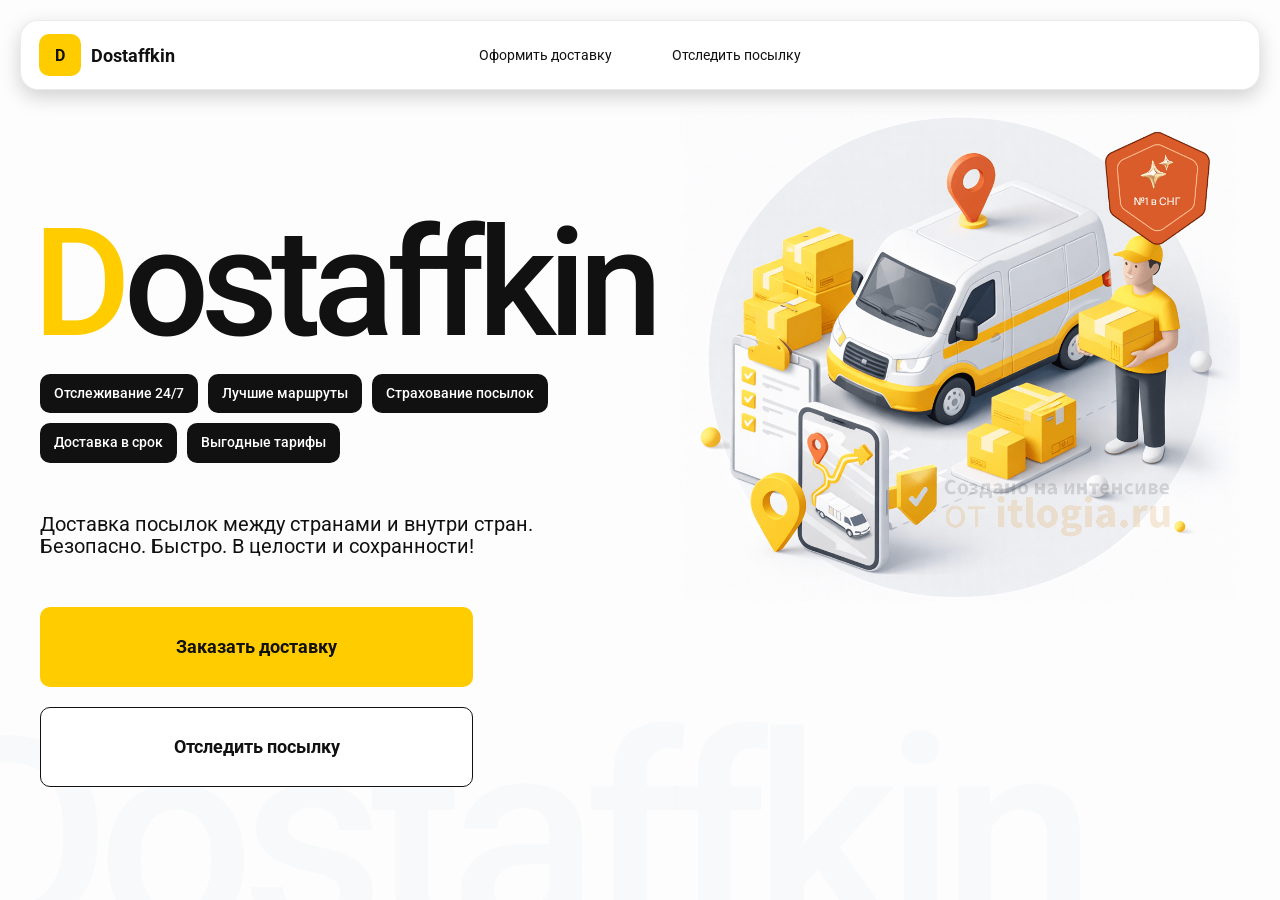
<file: index.html>
<!doctype html>
<html lang="ru">

<head>
  <meta charset="utf-8" />
  <meta name="viewport" content="width=device-width,initial-scale=1,maximum-scale=1,user-scalable=0" />
  <title>Dostaffkin — Доставка посылок между странами и внутри стран. Безопасно. Быстро. В целости и сохранности!
  </title>

  <link href="styles/base.css" rel="stylesheet" />
  <link href="styles/base_adaptive.css" rel="stylesheet" />
  <link href="styles/index.css" rel="stylesheet" />
  <link href="styles/index_adaptive.css" rel="stylesheet" />
</head>

<body>

  <div class="container">
    <header class="header">
      <a class="header-brand" href="#">
        <div class="header-logo">D</div>
        <div class="header-title">Dostaffkin</div>
      </a>
      <nav class="header-menu">
        <a class="header-link" href="./order.html">Оформить <span>доставку</span></a>
        <a class="header-link" href="./track.html">Отследить <span>посылку</span></a>
      </nav>



    </header>
    <main class="main">
    <section class="main-info">
      <div class="main-title">
        <span>D</span>ostaffkin
      </div>
      <div class="main-features">
        <div class="main-feature">Отслеживание 24/7</div>
        <div class="main-feature">Лучшие маршруты</div>
        <div class="main-feature">Страхование посылок</div>
        <div class="main-feature">Доставка в срок</div>
        <div class="main-feature">Выгодные тарифы</div>
      </div>
      <div class="main-description">
        Доставка посылок между странами и внутри стран.
        Безопасно. Быстро. В целости и сохранности!
      </div>
      <div class="main-actions">
        <a class="button" type="button" href="./order.html">Заказать доставку</a>
        <a class="button button-white" type="button" href="./track.html">Отследить посылку</a>
      </div>

    </section>
    <div class="main-title-ghost">Dostaffkin</div>
    <section class="main-image">
      <img src="images/main-image.png" alt="Main image" />
    </section>
    </main>





  </div>

</body>

</html>
</file>
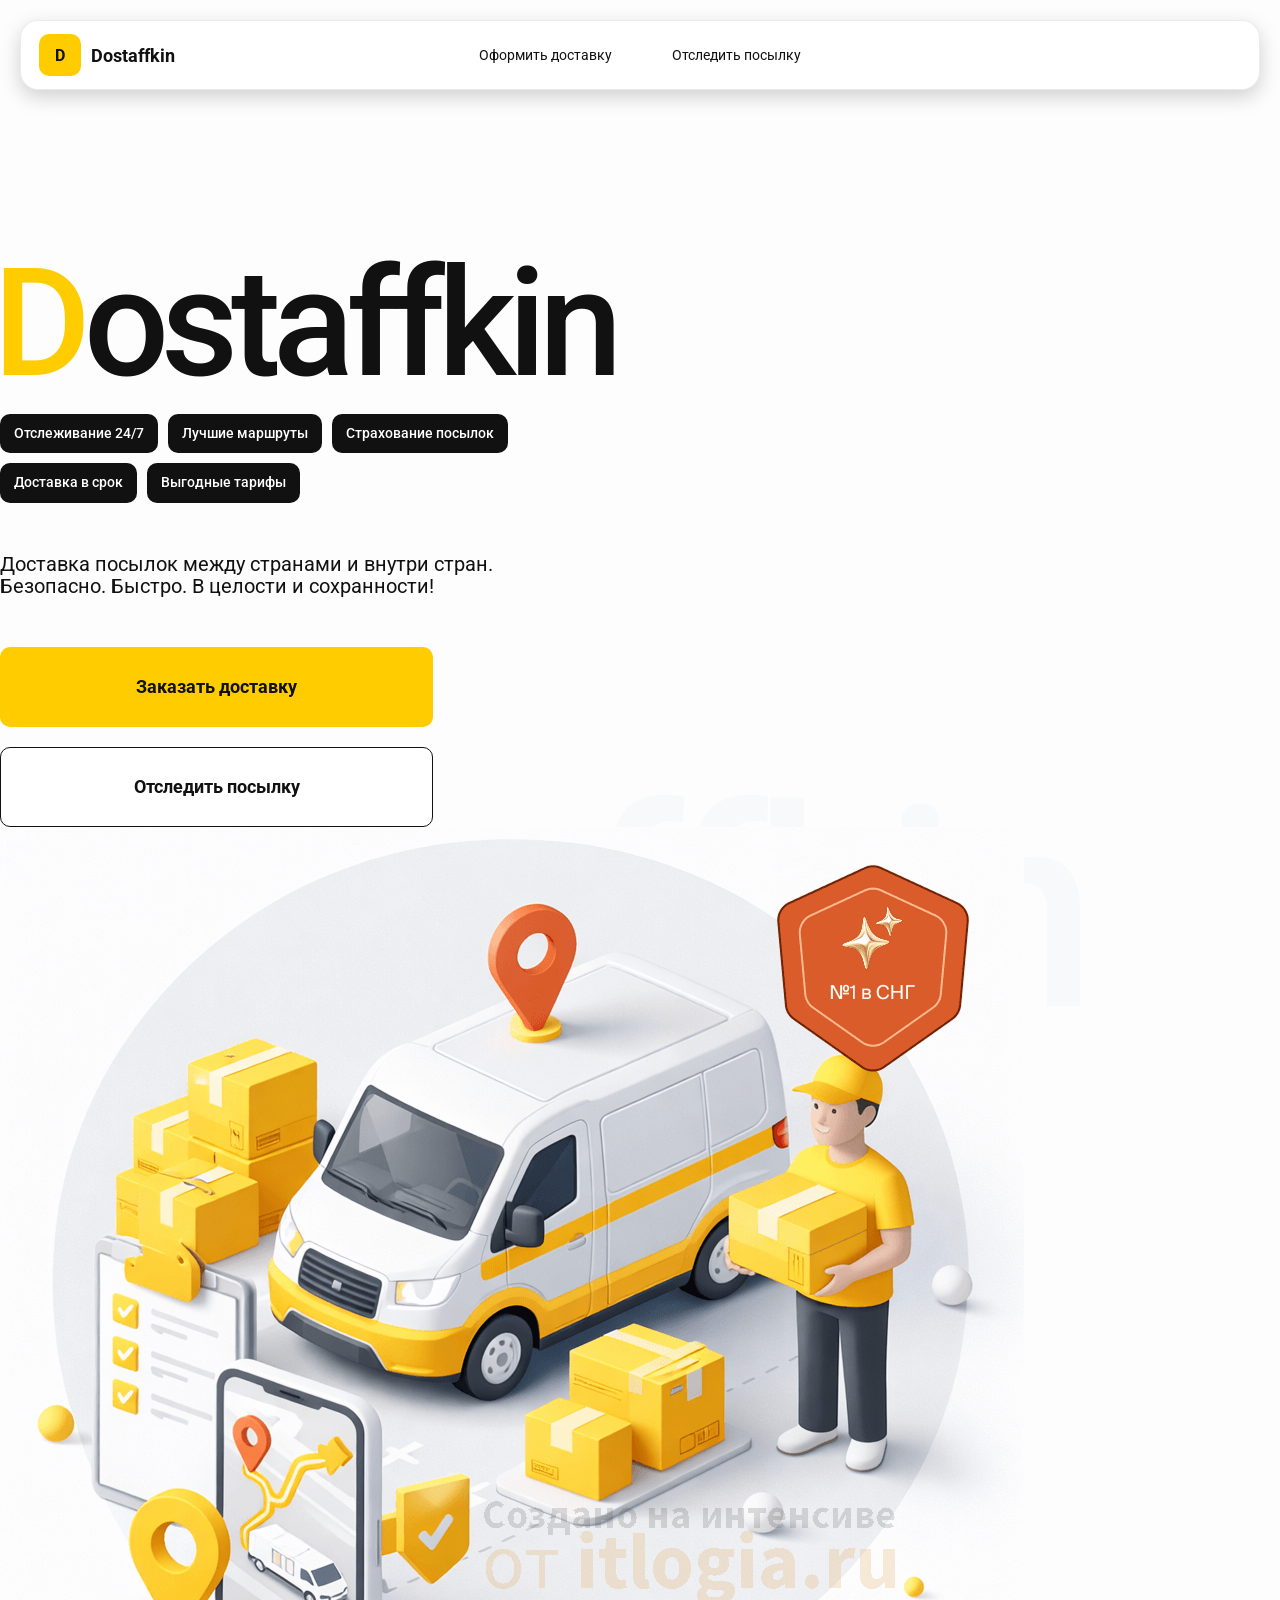
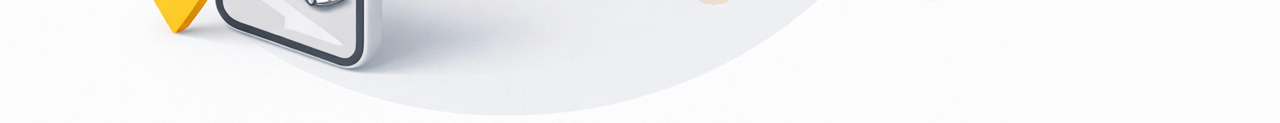
<file: index.html.html>
<!doctype html>
<html lang="ru">

<head>
  <meta charset="utf-8" />
  <meta name="viewport" content="width=device-width,initial-scale=1,maximum-scale=1,user-scalable=0" />
  <title>Dostaffkin — Доставка посылок между странами и внутри стран. Безопасно. Быстро. В целости и сохранности!
  </title>

  <link href="styles/base.css" rel="stylesheet" />
  <link href="styles/base_adaptive.css" rel="stylesheet" />
  <link href="styles/index.css" rel="stylesheet" />
  <link href="styles/index_adaptive.css" rel="stylesheet" />
</head>

<body>

  <div class="container">
    <header class="header">
      <a class="header-brand" href="#">
        <div class="header-logo">D</div>
        <div class="header-title">Dostaffkin</div>
      </a>
      <nav class="header-menu">
        <a class="header-link" href="#">Оформить <span>доставку</span></a>
        <a class="header-link" href="#">Отследить <span>посылку</span></a>
      </nav>



    </header>
    <main class="main"></main>
    <section class="main-info">
      <div class="main-title">
        <span>D</span>ostaffkin
      </div>
      <div class="main-features">
        <div class="main-feature">Отслеживание 24/7</div>
        <div class="main-feature">Лучшие маршруты</div>
        <div class="main-feature">Страхование посылок</div>
        <div class="main-feature">Доставка в срок</div>
        <div class="main-feature">Выгодные тарифы</div>
      </div>
      <div class="main-description">
        Доставка посылок между странами и внутри стран.
        Безопасно. Быстро. В целости и сохранности!
      </div>
      <div class="main-actions">
        <a class="button" type="button" href="./order.html">Заказать доставку</a>
        <a class="button button-white" type="button" href="./track.html">Отследить посылку</a>
      </div>

    </section>
    <div class="main-title-ghost">Dostaffkin</div>
    <section class="main-image">
      <img src="images/main-image.png" alt="Main image" />
    </section>





  </div>

</body>

</html>
</file>
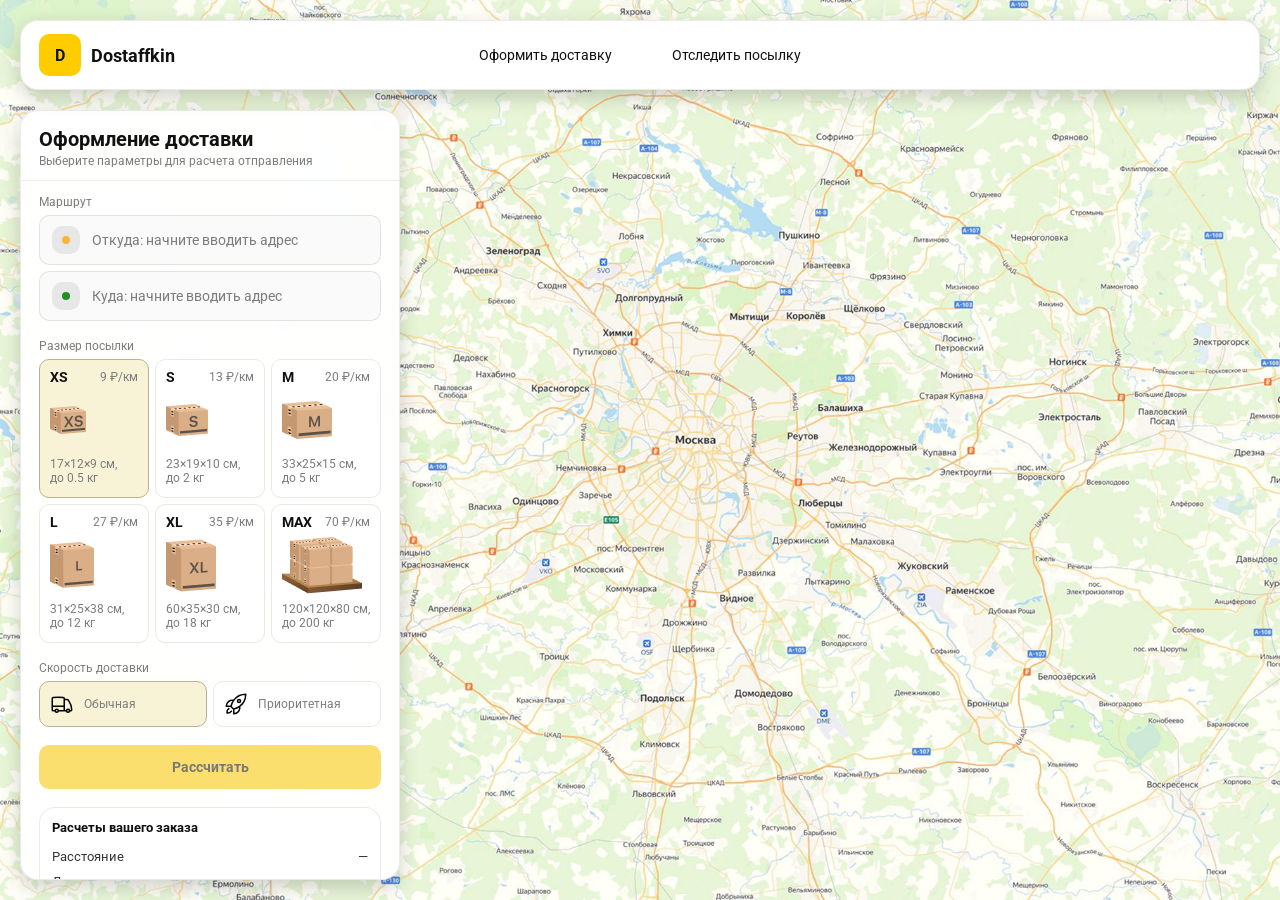
<file: order.html>
<!doctype html>
<html lang="ru">

<head>
    <meta charset="utf-8" />
    <meta name="viewport" content="width=device-width,initial-scale=1,maximum-scale=1,user-scalable=0" />
    <title>Оформление доставки</title>

    <link rel="stylesheet" href="styles/base.css" />
    <link rel="stylesheet" href="styles/base_adaptive.css" />

    <link rel="stylesheet" href="styles/order.css" />
    <link rel="stylesheet" href="styles/order_adaptive.css" />
</head>

<body>
    <div id="map"></div>

    <header class="header">
        <a class="header-brand" href="./index.html">
            <div class="header-logo">D</div>
            <div class="header-title">Dostaffkin</div>
        </a>
        <nav class="header-menu">
            <a class="header-link" href="#">Оформить <span>доставку</span></a>
            <a class="header-link" href="./track.html">Отследить <span>посылку</span></a>
        </nav>


    </header>
    <aside class="main" id="sidebar">
        <div class="main-header">
            <div class="main-title">Оформление доставки</div>
            <div class="main-text">Выберите параметры для расчета отправления</div>
        </div>
        <div class="main-content">
            <div class="main-route">
                <div class="main-block-title">Маршрут</div>
                <div class="main-fields">
                    <div class="main-field" id="fromField">
                        <div class="main-pin"></div>
                        <input id="from" placeholder="Откуда: начните вводить адрес" autocomplete="off" />
                        <div class="main-ac" id="fromAc" role="listbox" aria-label="Подсказки адресов"></div>
                    </div>

                    <div class="main-field" id="toField">
                        <div class="main-pin"></div>
                        <input id="to" placeholder="Куда: начните вводить адрес" autocomplete="off" />
                        <div class="main-ac" id="toAc" role="listbox" aria-label="Подсказки адресов"></div>
                    </div>
                </div>
            </div>
            <div class="main-package">
                <div class="main-block-title">Размер посылки</div>

                <div class="main-sizes">
                    <div class="main-size-card is-active" data-value="xs">
                        <div class="main-size-top">
                            <div class="main-size-label">XS</div>
                            <div class="main-size-rate">9 ₽/км</div>
                        </div>
                        <div class="main-size-media">
                            <img src="images/sizes/xs.png" alt="Короб XS" />
                        </div>
                        <div class="main-size-description">17×12×9 см,<br>до 0.5 кг</div>
                    </div>

                    <div class="main-size-card" data-value="s">
                        <div class="main-size-top">
                            <div class="main-size-label">S</div>
                            <div class="main-size-rate">13 ₽/км</div>
                        </div>
                        <div class="main-size-media">
                            <img src="images/sizes/s.png" alt="Короб S" />
                        </div>
                        <div class="main-size-description">23×19×10 см,<br>до 2 кг</div>
                    </div>

                    <div class="main-size-card" data-value="m">
                        <div class="main-size-top">
                            <div class="main-size-label">M</div>
                            <div class="main-size-rate">20 ₽/км</div>
                        </div>
                        <div class="main-size-media">
                            <img src="images/sizes/m.png" alt="Короб M" />
                        </div>
                        <div class="main-size-description">33×25×15 см,<br>до 5 кг</div>
                    </div>

                    <div class="main-size-card" data-value="l">
                        <div class="main-size-top">
                            <div class="main-size-label">L</div>
                            <div class="main-size-rate">27 ₽/км</div>
                        </div>
                        <div class="main-size-media">
                            <img src="images/sizes/l.png" alt="Короб L" />
                        </div>
                        <div class="main-size-description">31×25×38 см,<br>до 12 кг</div>
                    </div>

                    <div class="main-size-card" data-value="xl">
                        <div class="main-size-top">
                            <div class="main-size-label">XL</div>
                            <div class="main-size-rate">35 ₽/км</div>
                        </div>
                        <div class="main-size-media">
                            <img src="images/sizes/xl.png" alt="Короб XL" />
                        </div>
                        <div class="main-size-description">60×35×30 см,<br>до 18 кг</div>
                    </div>

                    <div class="main-size-card" data-value="max">
                        <div class="main-size-top">
                            <div class="main-size-label">MAX</div>
                            <div class="main-size-rate">70 ₽/км</div>
                        </div>
                        <div class="main-size-media main-size-media-palleta">
                            <img src="images/sizes/max.png" alt="Паллета" />
                        </div>
                        <div class="main-size-description">120×120×80 см,<br>до 200 кг</div>
                    </div>
                </div>
            </div>


            <div class="main-speed">
                <div class="main-block-title">Скорость доставки</div>

                <div class="main-speeds">
                    <div class="main-speed-card is-active" data-value="regular">
                        <img class="main-speed-media" src="images/icons/regular.svg" alt="Regular" />
                        <div class="main-speed-description">Обычная</div>
                    </div>
                    <div class="main-speed-card" data-value="fast">
                        <img class="main-speed-media" src="images/icons/fast.svg" alt="Fast" />
                        <div class="main-speed-description">Приоритетная</div>
                    </div>

                </div>
            </div>






            <div class="main-calculate-block">
                <button id="calc" class="button calculate-button" type="button" disabled>Рассчитать</button>
            </div>
            <div class="main-result" id="result">
                <div class="main-result-title">Расчеты вашего заказа</div>
                <div class="main-result-lines">
                    <div class="main-result-line"><span>Расстояние</span><span id="distanceValue">—</span></div>
                    <div class="main-result-line"><span>Доставим через</span><span id="durationValue">—</span></div>
                    <div class="main-result-line"><span>Тариф</span><span id="rateValue">—</span></div>
                </div>
                <div class="main-price">
                    <div class="main-price-label">Итого</div>
                    <div class="main-price-value" id="totalValue">—</div>
                </div>
            </div>
            <div class="main-order-box">
                <div class="main-order-form" id="orderForm">
                    <div class="main-order-title">Оформление доставки</div>
                    <div class="main-block-info-row">
                        <div class="main-block-title">Контакты</div>
                        <div class="order-fields">
                            <div class="main-field">
                                <input id="customerName" placeholder="Ваше имя" autocomplete="off" />
                            </div>
                            <div class="main-field">
                                <input id="customerPhone" placeholder="Ваш телефон" autocomplete="off"
                                    inputmode="tel" />
                            </div>
                        </div>
                    </div>
                    <div class="main-block-info-row extra-info">
                        <div class="main-block-title">Дополнительная информация</div>
                        <div class="main-field textarea">
                            <textarea id="comment" placeholder="Детали доставки и комментарии"></textarea>
                        </div>
                    </div>
                    <button id="submit" class="button main-submit-request" type="button" disabled>Отправить
                        заявку
                    </button>
                </div>

                <div class="main-order-success" id="orderSuccess">
                    <div class="main-success-icon">✓</div>
                    <div class="main-success-title">Заявка отправлена!</div>
                    <div class="main-success-title">Номер отправления – <span id="orderId"></span></div>
                    <div class="main-success-subtitle">Мы скоро свяжемся с вами</div>
                </div>
            </div>







        </div>




    </aside>






</body>

</html>
</file>
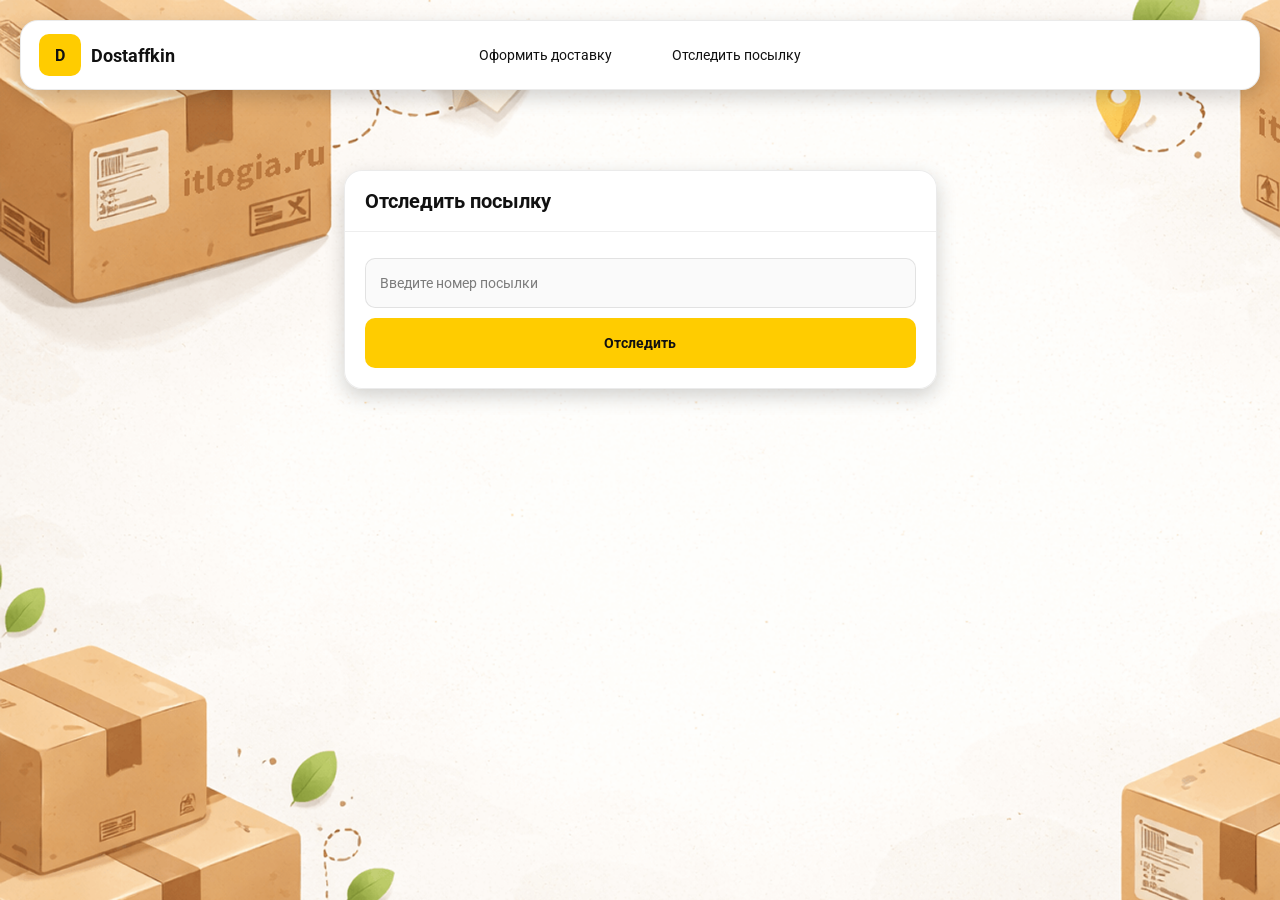
<file: track.html>
<!doctype html>
<html lang="ru">

<head>
    <meta charset="utf-8" />
    <meta name="viewport" content="width=device-width,initial-scale=1,maximum-scale=1,user-scalable=0" />
    <title>Отследить посылку</title>
    <link rel="stylesheet" href="styles/base.css" />
    <link rel="stylesheet" href="styles/base_adaptive.css" />

    <link rel="stylesheet" href="styles/track.css" />
    <link rel="stylesheet" href="styles/track_adaptive.css" />
</head>

<body>
    <div class="container">

        <header class="header">
            <a class="header-brand" href="./index.html">
                <div class="header-logo">D</div>
                <div class="header-title">Dostaffkin</div>
            </a>
            <nav class="header-menu">
                <a class="header-link" href="./order.html">Оформить <span>доставку</span></a>
                <a class="header-link" href="#">Отследить <span>посылку</span></a>
            </nav>


        </header>
        <main class="track-content">
            <section class="track-card track-search">
                <div class="track-title">Отследить посылку</div>
                <div class="track-action">
                    <div class="main-field track-field">
                        <input id="trackNumber" placeholder="Введите номер посылки" autocomplete="off" />
                    </div>
                    <button id="trackButton" class="button track-button" type="button">Отследить</button>
                </div>
            </section>
            <section class="track-card track-result" id="trackResult">
                <div class="track-result-header">
                    <div class="track-id" id="trackIdValue"></div>
                    <div class="track-routes">
                        <div class="track-route">
                            <div class="track-route-pin">
                                <svg xmlns="http://www.w3.org/2000/svg" fill="none" viewBox="0 0 24 24"
                                    stroke-width="1.5" stroke="orange" class="size-6">
                                    <path stroke-linecap="round" stroke-linejoin="round"
                                        d="M15 10.5a3 3 0 1 1-6 0 3 3 0 0 1 6 0Z" />
                                    <path stroke-linecap="round" stroke-linejoin="round"
                                        d="M19.5 10.5c0 7.142-7.5 11.25-7.5 11.25S4.5 17.642 4.5 10.5a7.5 7.5 0 1 1 15 0Z" />
                                </svg>
                            </div>
                            <div class="track-route-address" id="trackFromValue">
                                Откуда: Москва, улица Арбат, 1
                            </div>
                        </div>
                        <div class="track-route track-route-arrow">
                            <svg xmlns="http://www.w3.org/2000/svg" fill="none" viewBox="0 0 24 24" stroke-width="1.5"
                                stroke="currentColor" class="size-6">
                                <path stroke-linecap="round" stroke-linejoin="round"
                                    d="M19.5 13.5 12 21m0 0-7.5-7.5M12 21V3" />
                            </svg>
                        </div>
                        <div class="track-route">
                            <div class="track-route-pin">
                                <svg xmlns="http://www.w3.org/2000/svg" fill="none" viewBox="0 0 24 24"
                                    stroke-width="1.5" stroke="green" class="size-6">
                                    <path stroke-linecap="round" stroke-linejoin="round"
                                        d="M15 10.5a3 3 0 1 1-6 0 3 3 0 0 1 6 0Z" />
                                    <path stroke-linecap="round" stroke-linejoin="round"
                                        d="M19.5 10.5c0 7.142-7.5 11.25-7.5 11.25S4.5 17.642 4.5 10.5a7.5 7.5 0 1 1 15 0Z" />
                                </svg>
                            </div>
                            <div class="track-route-address" id="trackToValue">
                                Куда: Минск, проспект Независимости, 58
                            </div>
                        </div>
                    </div>
                </div>
                <div class="track-info">
                    <div class="track-status-title">Статус данной посылки:</div>
                    <div class="track-status-list" id="trackStatusList">


                        <div class="track-status created">
                            <img src="images/icons/created.svg" class="track-status-icon" alt="Created">
                            <div class="track-status-text">
                                <div class="track-status-text-state">Создан</div>
                                <div class="track-status-text-date">10.01.2026</div>
                            </div>
                        </div>

                        <div class="track-status in-way">
                            <img src="images/icons/in-way.svg" class="track-status-icon" alt="In way">
                            <div class="track-status-text">
                                <div class="track-status-text-state">В пути: Москва</div>
                                <div class="track-status-text-date">18.01.2026</div>
                            </div>
                        </div>

                        <div class="track-status ready">
                            <img src="images/icons/ready.svg" class="track-status-icon" alt="Ready">
                            <div class="track-status-text">
                                <div class="track-status-text-state">Готов к выдаче</div>
                                <div class="track-status-text-date">25.01.2026</div>
                            </div>
                        </div>

                        <div class="track-status done">
                            <img src="images/icons/done.svg" class="track-status-icon" alt="Done">
                            <div class="track-status-text">
                                <div class="track-status-text-state">Вручен</div>
                                <div class="track-status-text-date">27.01.2026</div>
                            </div>
                        </div>

                    </div>
                </div>
            </section>



        </main>




    </div>

</body>

</html>
</file>
<file: styles/base.css>
*,
*::before,
*::after {
    box-sizing: border-box;
}

@font-face {
    font-family: "Roboto";
    src: url("../fonts/Roboto-Regular.ttf");
    font-weight: normal;
}

@font-face {
    font-family: "Roboto";
    src: url("../fonts/Roboto-Bold.ttf");
    font-weight: bold;
}

@font-face {
    font-family: "Roboto";
    src: url("../fonts/Roboto-Medium.ttf");
    font-weight: 500;
}

html,
body {
    margin: 0;
    color: #111111;
    font-family: "Roboto", sans-serif;
}

body {
    background: #FDFDFD;
}

.header {
    border-radius: 18px;
    box-shadow: 0 7px 20px 0 #0000002E;
    backdrop-filter: blur(10px);
    background: #ffffff;
    left: 20px;
    border: 1px solid rgba(0, 0, 0, 0.08);
    position: fixed;
    right: 20px;
    top: 20px;
    padding: 14px 18px;
    height: 70px;
    display: flex;
    align-items: center;
    z-index: 6;
}
.header-brand {
    display: flex;
    align-items: center;
    text-decoration: none;
    gap: 10px;
}

.header-logo {
    width: 42px;
    height: 42px;
    border-radius: 10px;
    background: #FFCC00;
    display: grid;
    place-items: center;
    font-weight: bold;
    color: #111;
}

.header-title {
    font-size: 18px;
    font-weight: bold;
    color: #111111;
    text-decoration: none;
}
.header-menu {
    display: flex;
    align-items: center;
    gap: 60px;
    margin: 0;
    position: absolute;
    left: 50%;
    transform: translateX(-50%);
}

.header-link {
    font-size: 14px;
    color: #111111;
    text-decoration: none;
}
.button {
    border: 0;
    outline: none;
    height: 44px;
    border-radius: 10px;
    font-size: 14px;
    font-weight: bold;
    cursor: pointer;
    font-family: inherit;
    transition: transform .08s ease, opacity .12s ease;
    background: #ffcc00;
    color: #111111;
    text-align: center;
    text-decoration: none;
}

.button:hover {
    background-color: #E5BC19;
}

.button:disabled {
    cursor: not-allowed;
    background-color: #FADE6E;
    color: #787878;
    transform: none;
}

.button.button-white {
    background: #ffffff;
    border: 1px solid #111111;
}

.button.button-white:hover {
    background: rgb(241 241 241);
}
.main-field {
    display: flex;
    align-items: center;
    margin-top: 6px;
    gap: 10px;
    border: 1px solid #1111111A;
    background: #FAFAFA;
    border-radius: 10px;
    padding: 10px 12px;
    position: relative;
    box-sizing: border-box;
    height: 50px;
}

.main-field.textarea {
    height: auto;
}

.main-pin {
    width: 28px;
    height: 28px;
    border-radius: 10px;
    background: rgba(17, 17, 17, 0.08);
    display: grid;
    place-items: center;
    flex: 0 0 auto;
    position: relative;
}

.main-pin::before {
    content: "";
    width: 8px;
    height: 8px;
    border-radius: 999px;
    background: orange;
    opacity: .75;
    display: block;
}

.main-field:last-child .main-pin::before {
    background: green;
    opacity: .85;
}

input, textarea {
    width: 100%;
    border: 0;
    outline: none;
    background: transparent;
    font-size: 14px;
    color: #111111;
    font-family: inherit;
}

textarea {
    resize: vertical;
    min-height: 72px;
    padding: 2px 0;
}

input::placeholder, textarea::placeholder {
    color: #7C7C7C;
}

.main-field:focus-within {
    border-color: rgba(0, 0, 0, 0.20);
    box-shadow: 0 0 0 4px rgba(255, 204, 0, 0.35);
    background: rgba(255, 255, 255, 0.75);
}
</file>
<file: styles/base_adaptive.css>
@media (max-width: 767px) {
    .header {
        left: 10px;
        right: 10px;
        top: 10px;
    }

    .header-link span {
        display: none;
    }

    .header-menu {
        gap: 20px;
        justify-content: flex-start;
        margin: 0 0 0 30px;
        position: static;
        transform: none;
    }
}

@media (max-width: 420px) {
    .header-title {
        display: none;
    }
}

@media (max-width: 374px) {
    .header-menu {
        gap: 10px;
        margin: 0 0 0 10px;
    }
}
</file>
<file: styles/index.css>
.container {
    overflow: hidden;
    min-height: 100vh;
}
.main {
    padding: 111px 40px 40px;
    position: relative;
    display: flex;
}
.main-info {
    max-width: 840px;
    width: 100%;
    position: relative;
}
.main-title {
    margin-top: 98px;
    font-weight: 500;
    font-size: 200px;
    line-height: 1;
    letter-spacing: -0.05em;
    color: #111111;
    left: -15px;
    position: relative;
}

.main-title span {
    color: #ffcc00;
}
.main-features {
    margin-top: 15px;
    display: flex;
    flex-wrap: wrap;
    gap: 10px;
}

.main-feature {
    background: #111111;
    color: #ffffff;
    padding: 12px 14px;
    font-weight: 500;
    font-size: 14px;
    line-height: 1.1;
    border-radius: 10px;
}
.main-description {
    margin-top: 50px;
    max-width: 500px;
    font-size: 20px;
    line-height: 1.1;
    color: #111111;
}
.main-actions {
    margin-top: 50px;
    display: flex;
    flex-direction: column;
    gap: 20px;
}

.main-actions .button {
    height: 80px;
    width: 433px;
    font-size: 18px;
    font-weight: bold;
    place-items: center;
    display: grid;
}
.main-title-ghost {
    position: absolute;
    z-index: -1;
    left: -70px;
    bottom: -150px;
    font-weight: 500;
    font-size: 278px;
    line-height: 1;
    letter-spacing: -0.05em;
    color: #ECEDF04D;
}
.main-image {
    width: 1024px;
    top: 100px;
    z-index: -2;
}

.main-image img {
    width: 100%;
    max-width: 1024px;
    height: auto;
    display: block;
}
</file>
<file: styles/index_adaptive.css>
@media (max-width: 1760px) {
    .main-title {
        font-size: 150px;
        left: -7px;
    }

    .main-info {
        max-width: 640px;
    }
}
@media (max-width: 1200px) {
    .main-info {
        max-width: 540px;
    }

    .main {
        padding: 111px 20px 20px;
    }

    .main-title {
        font-size: 120px;
        left: -4px;
    }

    .main-title-ghost {
        font-size: 220px;
    }
}
@media (max-width: 1024px) {
    .main-title {
        margin-top: 30px;
    }

    .main {
        flex-direction: column-reverse;
    }

    .main-image {
        max-width: 350px;
        position: absolute;
        left: 370px;
        top: 370px;
    }

    .main-info {
        max-width: 100%;
    }

    .main-actions {
        gap: 10px;
    }

    .main-actions .button {
        height: 50px;
        font-size: 14px;
        width: auto;
        max-width: 300px;
    }

    .main-description {
        max-width: 350px;
    }
}
@media (max-width: 570px) {
    .main-title {
        font-size: 88px;
    }

    .main-description {
        max-width: 100%
    }

    .main-actions {
       width: 100%;
    }

    .main-actions .button {
        width: 100%;
        max-width: 100%
    }

    .main-image {
        max-width: 650px;
        position: absolute;
        left: 170px;
        top: 70px;
        opacity: 0.2;
    }
}
@media (max-width: 400px) {
    .main-title {
        font-size: 70px;
    }
}
</file>
<file: styles/order.css>
#map {
    background-image: url("../images/order-bg.png");
    background-size: cover;
    position: fixed;
    inset: 0;
}
.main {
    border-radius: 18px;
    box-shadow: 0 7px 20px 0 #0000002E;
    backdrop-filter: blur(10px);
    background: rgba(255, 255, 255, 0.96);
    left: 20px;
    border: 1px solid rgba(0, 0, 0, 0.08);
    position: fixed;
    top: 110px;
    bottom: 20px;
    width: 380px;
    display: flex;
    flex-direction: column;
    overflow: hidden;
    z-index: 5;
}
.main-header {
    padding: 18px 18px 12px 18px;
    border-bottom: 1px solid rgba(0, 0, 0, 0.06);
    display: flex;
    flex-direction: column;
}

.main-title {
    font-size: 20px;
    line-height: 100%;
    font-weight: bold;
}

.main-text {
    font-size: 12px;
    margin-top: 5px;
    color: #7C7C7C;
}
.main-content {
    padding: 14px 18px 18px 18px;
    overflow: auto;
    scrollbar-width: none;
    display: flex;
    flex-direction: column;
    gap: 18px;
    flex: 1;
}
.main-block-title {
    font-size: 12px;
    color: #7C7C7C;
}

.main-route .main-block-title,
.main-package .main-block-title {
    margin-bottom: 6px;
}
.main-sizes {
    display: grid;
    gap: 6px;
    grid-template-columns: repeat(3, 1fr);
}

.main-size-card {
    border: 1px solid #E8E8E7;
    background: #FFFFFF;
    border-radius: 10px;
    padding: 10px;
    cursor: pointer;
    user-select: none;
    transition: transform .08s ease, border-color .12s ease, background .12s ease;
    min-height: 139px;
}

.main-size-card:hover {
    transform: translateY(-1px);
}

.main-size-card.is-active {
    background-color: #F8F2D6;
    border-color: #B7B196;
}

.main-size-top {
    display: flex;
    align-items: center;
    justify-content: space-between;
}

.main-size-label {
    font-weight: bold;
    font-size: 14px;
    color: #111111;
    line-height: 100%;
}

.main-size-rate {
    font-size: 12px;
    color: #7C7C7C;
    line-height: 100%;
}

.main-size-media {
    margin-top: 8px;
    height: 57px;
}

.main-size-description {
    margin-top: 8px;
    font-size: 12px;
    color: #7C7C7C;
    line-height: 1.2;
}
.calculate-button {
    width: 100%;
}
.main-result {
    border: 1px solid rgba(0, 0, 0, 0.08);
    background: rgba(255, 255, 255, 0.75);
    border-radius: 16px;
    padding: 12px;
    line-height: 1.25;
}

.main-result-title {
    font-weight: bold;
    font-size: 13px;
    color: #111111;
    margin-bottom: 13px;
}

.main-result-lines {
    gap: 8px;
    display: flex;
    flex-direction: column;
}

.main-result-line {
    font-size: 13px;
    color: rgba(17, 17, 17, 0.85);
    display: flex;
    justify-content: space-between;
}

.main-price {
    margin-top: 18px;
    padding-top: 10px;
    border-top: 1px dashed rgba(0, 0, 0, 0.12);
    display: flex;
    align-items: baseline;
    justify-content: space-between;
}

.main-price-label {
    font-size: 12px;
    color: rgba(17, 17, 17, 0.55);
}

.main-price-value {
    font-size: 20px;
    font-weight: bold;
    color: #111111;
    letter-spacing: -0.3px;
}
.main-order-box {
    background: #ffffff;
    border: 1px solid #E8E8E7;
    border-radius: 10px;
    padding: 12px;
}

.main-order-title {
    margin-bottom: 8px;
    font-weight: bold;
    font-size: 14px;
    color: #111111;
}

.main-block-info {
    display: flex;
    flex-direction: column;
    gap: 6px;
}

.order-fields {
    display: grid;
    grid-template-columns: 1fr 1fr;
    column-gap: 10px;
    margin-top: 6px;
}

.main-block-info-row.extra-info {
    display: block;
    margin-top: 13px;
}

.main-submit-request {
    width: 100%;
    margin-top: 6px;
}

.main-order-success {
    display: none;
    text-align: center;
    padding: 22px 12px;
    gap: 12px;
}

.main-order-success.is-visible {
    display: flex;
    flex-direction: column;
    align-items: center;
}

.main-success-icon {
    width: 56px;
    height: 56px;
    border-radius: 50%;
    background: #16a34a;
    color: #ffffff;
    display: grid;
    place-items: center;
    font-size: 30px;
}

.main-success-title {
    font-size: 14px;
    font-weight: bold;
    color: #111111;
}

.main-success-subtitle {
    font-size: 12px;
    color: rgba(17, 17, 17, 0.55);
    line-height: 1.3;
}
.main-speed .main-block-title {
    margin-bottom: 6px;
}

.main-speeds {
    display: grid;
    gap: 6px;
    grid-template-columns: repeat(2, 1fr);
}

.main-speed-card {
    border: 1px solid #E8E8E7;
    background: #FFFFFF;
    border-radius: 10px;
    padding: 10px;
    cursor: pointer;
    user-select: none;
    transition: transform .08s ease, border-color .12s ease, background .12s ease;
    display: flex;
    align-items: center;
    gap: 10px;
}

.main-speed-card:hover {
    transform: translateY(-1px);
}

.main-speed-card.is-active {
    background-color: #F8F2D6;
    border-color: #B7B196;
}

.main-speed-description {
    font-size: 12px;
    color: #7C7C7C;
    line-height: 1.2;
}
</file>
<file: styles/order_adaptive.css>
@media (max-width: 767px) {
    .main {
        left: 10px;
        right: 10px;
        top: 50%;
        bottom: 12px;
        width: auto;
        max-width: none;
    }
}

@media (max-width: 420px) {
    .main-sizes {
        grid-template-columns: repeat(2, 1fr);
    }
}
</file>
<file: styles/track.css>
.container {
    background: #F4F4F4 url("../images/track-bg.png");
    background-size: cover;
    min-height: 100vh;
    padding: 170px 0 50px 0;
}
.track-content {
    width: 593px;
    margin: 0 auto;
}
.track-card {
    width: 100%;
    border-radius: 18px;
    box-shadow: 0 7px 20px 0 #0000002E;
    backdrop-filter: blur(10px);
    background: rgba(255, 255, 255, 0.96);
    border: 1px solid rgba(0, 0, 0, 0.08);
}

.track-title {
    font-size: 20px;
    line-height: 100%;
    font-weight: bold;
    border-bottom: 1px solid #EEEEEE;
    padding: 20px;
}

.track-action {
    padding: 20px;
}

.track-button {
    width: 100%;
    height: 50px;
}

.track-field {
    margin-bottom: 10px;
}
.track-result {
    margin-top: 5px;
    display: none;
}

.track-result.is-visible {
    display: block;
}

.track-result-header {
    font-weight: bold;
    font-size: 14px;
    color: #111111;
    padding: 20px;
    border-bottom: 1px solid #EEEEEE;
}

.track-id {
    margin-bottom: 12px;
    font-size: 20px;
}

.track-routes {
    display: flex;
    flex-direction: column;
    gap: 10px;
    font-weight: normal;
}

.track-route {
    display: flex;
    align-items: center;
    gap: 10px;
}

.track-route-pin {
    width: 24px;
    height: 24px;
    flex-shrink: 0;
}

.track-route-arrow {
    padding: 15px 0;
    width: 24px;
    height: 24px;
}

.track-info {
    padding: 20px;
}

.track-status {
    display: flex;
    align-items: center;
    font-size: 12px;
    gap: 10px;
}

.track-status-title {
    font-size: 14px;
    color: #111111;
    margin-bottom: 20px;
}

.track-status-list {
    display: flex;
    flex-direction: column;
    gap: 15px;
}

.track-status-icon {
    width: 40px;
    height: 40px;
    border-radius: 50%;
    background: rgba(17, 17, 17, 0.08);
    display: grid;
    place-items: center;
    flex: 0 0 auto;
}

.track-status.created .track-status-icon {
    background-color: #F1CB00;
}

.track-status.in-way .track-status-icon {
    background-color: #F08A11;
}

.track-status.ready .track-status-icon {
    background-color: #A35D0A;
}

.track-status.done .track-status-icon {
    background-color: #37C93B;
}

.track-status-text {
    display: flex;
    align-items: center;
    justify-content: space-between;
    color: #111111;
    font-size: 12px;
    flex: 1;
}

.track-status-date {
    color: rgba(17, 17, 17, 0.55);
}
</file>
<file: styles/track_adaptive.css>
@media (max-width: 767px) {
    .container {
        padding: 130px 0 50px 0;
    }

    .track-content {
        width: 100%;
        padding-left: 10px;
        padding-right: 10px;
    }

    .track-result-header {
        padding: 20px;
    }
}
</file>
